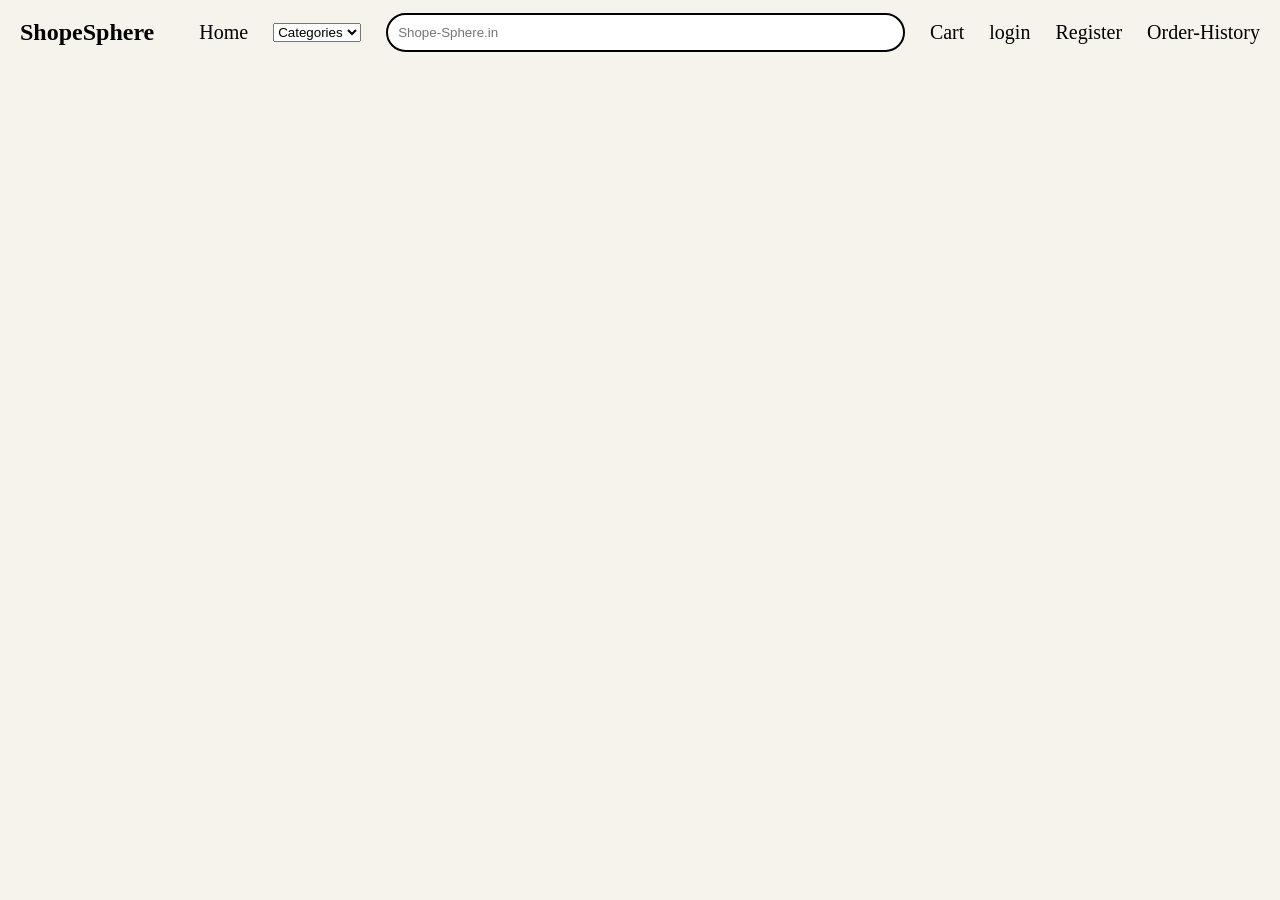
<file: index.html>
<!DOCTYPE html>
<html lang="en">
<head>
    <meta charset="UTF-8">
    <meta name="viewport" content="width=device-width, initial-scale=1.0">
    <title>ShopeSphere</title>
    <link rel="stylesheet" href="style.css">
</head>
<body>
    <header>
        <nav id="bar">
            <h1>ShopeSphere</h1>
            <a href='index.html' class="bari">Home</a>
            <select id="categories"> 
                <option value="all">Categories</option>
                <option value="Electronics">Electronics</option>
                <option value="clothes">clothes</option>
            </select>
            
            <input id="searchbar" type="text"  placeholder="Shope-Sphere.in">
            <a href="cart.html" class="bari">Cart</a>
            <a href="login.html" class="bari">login</a>
            <a href="register.html" class="bari">Register</a>
            <a href="order_history.html" class="bari">Order-History</a>
                
            </nav>
    </header>
    <main>
        <div id="main">
           
            
                <div id="product-container">
                    

                </div>
                <section id="cart">
                     
                </section>
            
        </div>
    </main>
    <footer>

    </footer>
    <script src="script.js"></script>
</body>
</html>
</file>
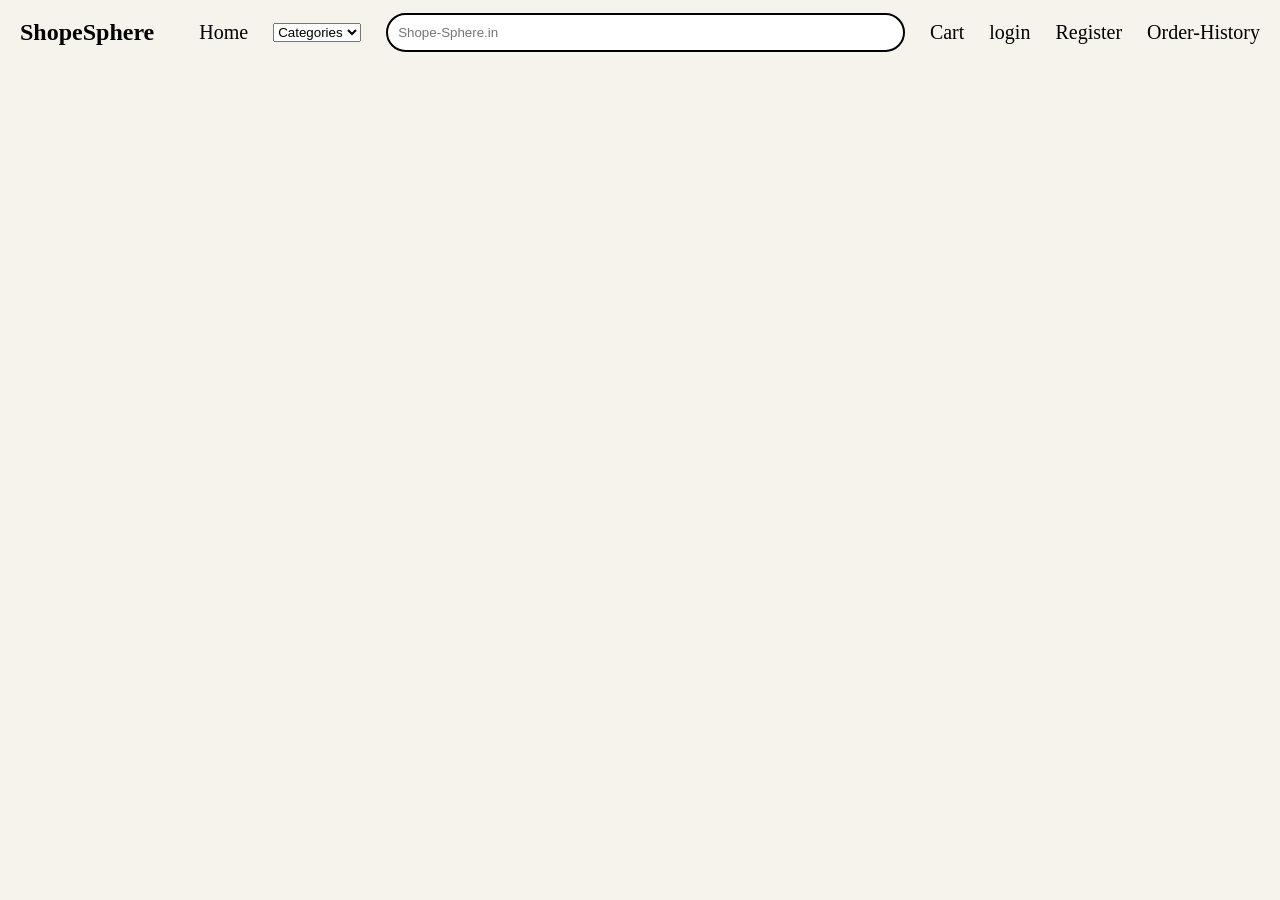
<file: frontend/index.html>
<!DOCTYPE html>
<html lang="en">
<head>
    <meta charset="UTF-8">
    <meta name="viewport" content="width=device-width, initial-scale=1.0">
    <title>ShopeSphere</title>
    <link rel="stylesheet" href="style.css">
</head>
<body>
    <header>
        <nav id="bar">
            <h1>ShopeSphere</h1>
            <a href='index.html' class="bari">Home</a>
            <select id="categories"> 
                <option value="all">Categories</option>
                <option value="Electronics">Electronics</option>
                <option value="clothes">clothes</option>
            </select>
            
            <input id="searchbar" type="text"  placeholder="Shope-Sphere.in">
            <a href="cart.html" class="bari">Cart</a>
            <a href="login.html" class="bari">login</a>
            <a href="register.html" class="bari">Register</a>
            <a href="order_history.html" class="bari">Order-History</a>
                
            </nav>
    </header>
    <main>
        <div id="main">
           
            
                <div id="product-container">
                    

                </div>
                <section id="cart">
                     
                </section>
            
        </div>
    </main>
    <footer>

    </footer>
    <script src="config.js"></script>
    <script src="script.js"></script>
</body>
</html>
</file>
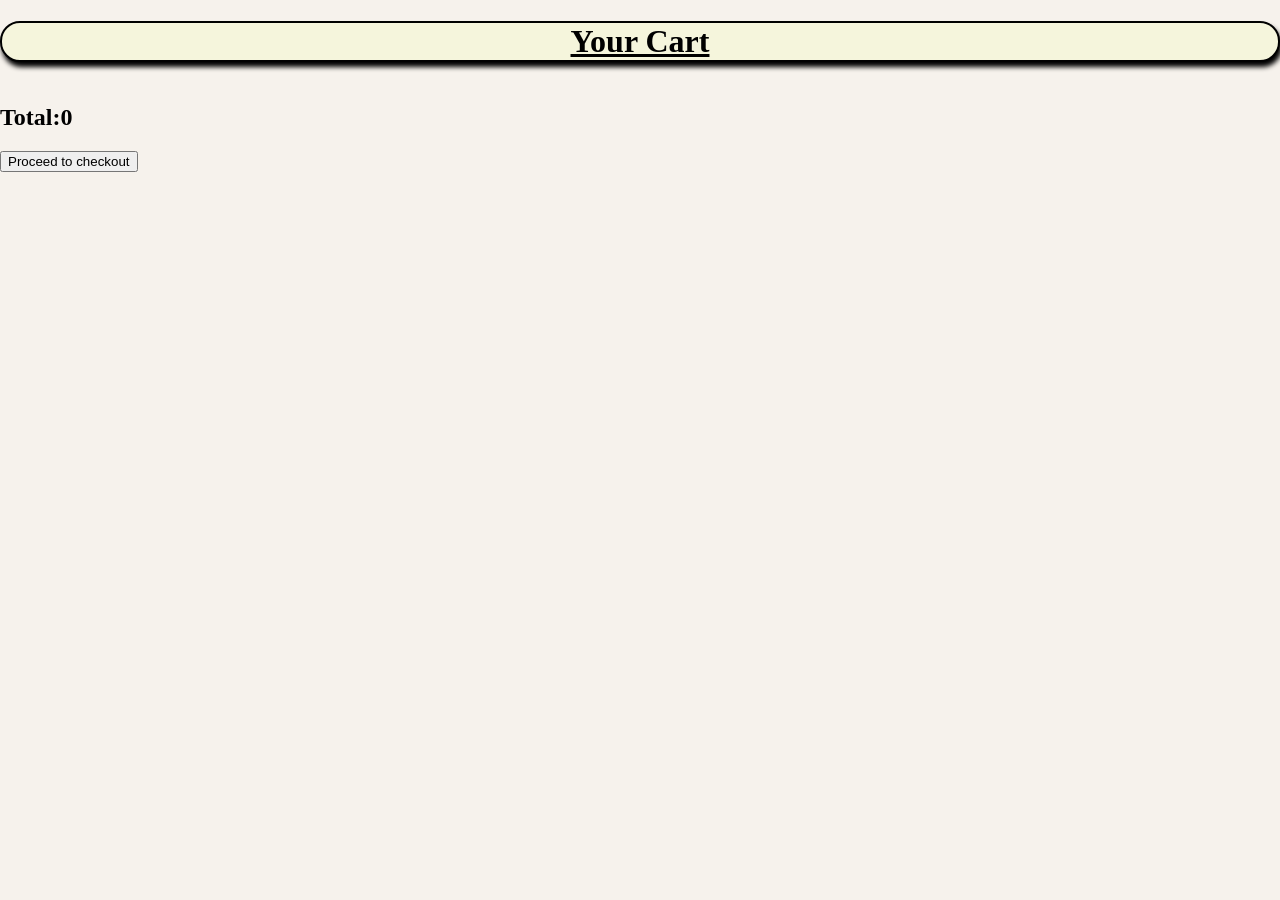
<file: cart.html>
<!DOCTYPE html>
<html lang="en">
<head>
    <meta charset="UTF-8">
    <meta name="viewport" content="width=device-width, initial-scale=1.0">
    <title>Document</title>
    <link rel="stylesheet" href="style.css">
</head>
<body>
    <main>
        <h1 id="YourCart">Your Cart</h1>
        <div id="product-container"></div>
        <div id="total"></div>
        <div id="Proceed"></div>
    </main>
</body>
<script>
    const savedcart=localStorage.getItem("cart");
    const cart = JSON.parse(savedcart) || [];
    console.log(cart);
    let total=0;
    const totalprice=document.createElement("h2");
    const container=document.getElementById("product-container");
    for(const [index,item] of cart.entries()){
        const product=item.product;
        const card=document.createElement("div");
        card.className ="product-card";
        // add the remove button logic here 
        
        
        
        card.innerHTML=`
        <img src="${product.image}">
        <h2>${product.name}</h2>
        <p>Rating:${product.rating}</p>
        <p>Price:${product.price}</p>
        <p class="quantity">Quantity:${item.quantity}</p>
        <button class="increase">+</button> 
        <button class="decrease">-</button>
        <button class="remove">Remove</button>`;
        const increment=card.querySelector('.increase');
        const quantitytext=card.querySelector('.quantity');
        increment.addEventListener('click',function(){
            item.quantity++;
            total+=product.price;
            totalprice.textContent=`Total:${total}`;
            quantitytext.textContent=`Quantity:${item.quantity}`;
            localStorage.setItem("cart", JSON.stringify(cart));
            
            
        });
            const removebutton = card.querySelector('.remove');
        removebutton.addEventListener('click', function(){

            const currentIndex = cart.indexOf(item);

            cart.splice(currentIndex, 1);

            card.remove();

            total -= item.quantity * product.price;

            localStorage.setItem('cart', JSON.stringify(cart));

            if(cart.length === 0){

                const finalresult = document.createElement("p");
                finalresult.className="finalres";
                finalresult.textContent = "The Cart Is Empty. Shop More";

                container.appendChild(finalresult);

                totalprice.remove();
                proceedbutton.remove();

            }
            else{

                totalprice.textContent = `TotalPrice: ${total}`;
                }

            });
        
        const decrement=card.querySelector('.decrease');
        decrement.addEventListener("click", function(){
            
            if(item.quantity == 1){
                
                const currentIndex = cart.indexOf(item);
                
                cart.splice(currentIndex, 1);
                
                card.remove();
                total-=item.product.price;
                totalprice.textContent=`Total:${total}`;
                localStorage.setItem("cart", JSON.stringify(cart));
                console.log(localStorage.getItem("cart"))
            }
            else{
                item.quantity--;
                
                quantitytext.textContent = `Quantity:${item.quantity}`;
                total-=item.product.price;
                totalprice.textContent=`Total:${total}`;
                localStorage.setItem("cart", JSON.stringify(cart));
            }
            
            // console.log(total);
        });
        
        
        container.appendChild(card);
        total += product.price * item.quantity;
    }
    totalprice.textContent=`Total:${total}`;
    const selecttotal=document.getElementById("total");
    selecttotal.appendChild(totalprice);
    // Create the checkout button
    const Proceed=document.getElementById("Proceed")
    const proceedbutton=document.createElement('button');
    proceedbutton.textContent="Proceed to checkout";
    Proceed.appendChild(proceedbutton);
    proceedbutton.addEventListener("click",function(){
        const cart=JSON.parse(localStorage.getItem("cart"))||[];
            if (cart.length==0){
                alert("your cart is empty!");
                return;
            }
        window.location.href="checkout.html";
    });
        
    
        
    

</script>
</html>
</file>
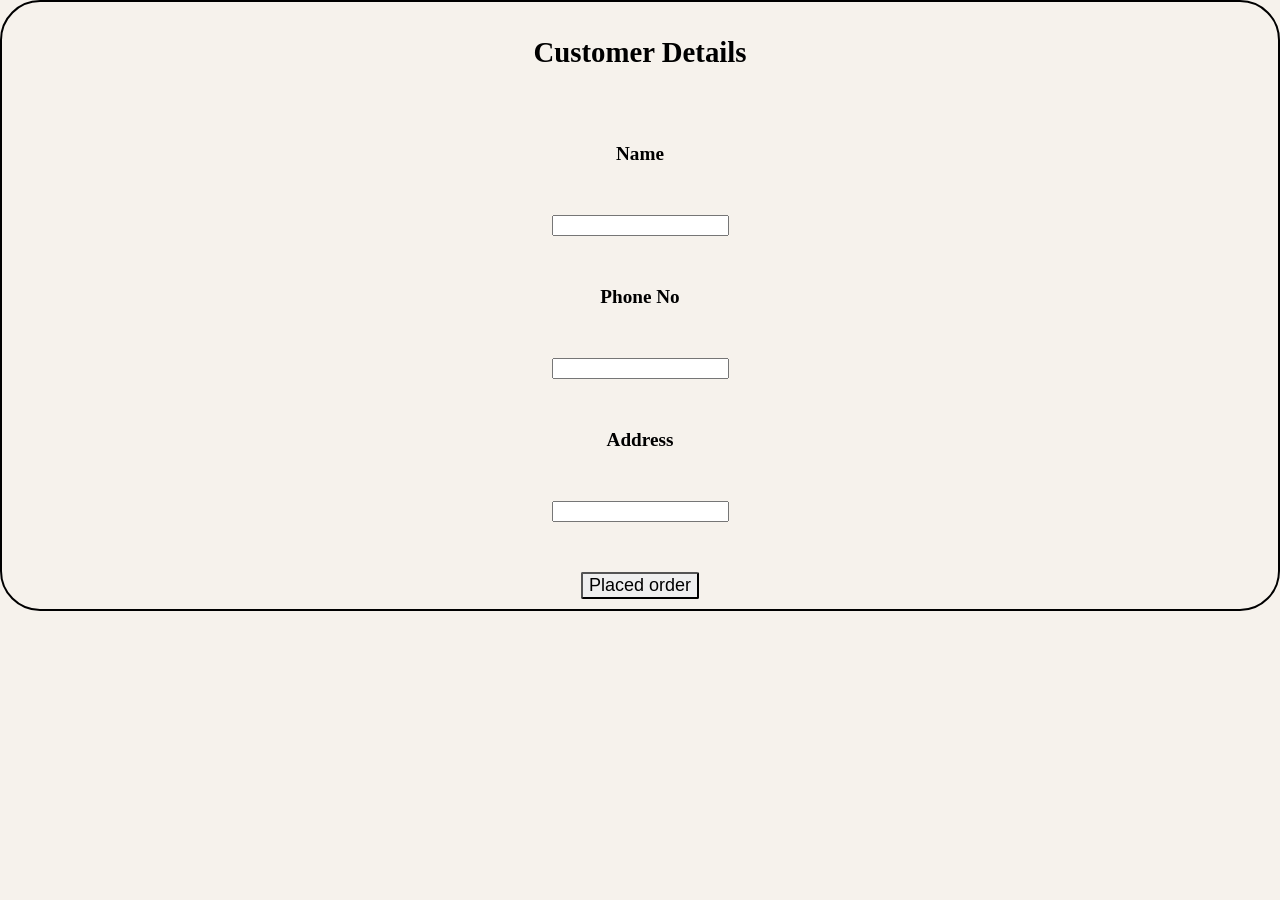
<file: checkout.html>
<!DOCTYPE html>
<html lang="en">
<head>
    <meta charset="UTF-8">
    <meta name="viewport" content="width=device-width, initial-scale=1.0">
    <title>Document</title>
    <link rel="stylesheet" href="style.css">
</head>
<body>
    <main>
        <div id="checkout">
            <h2>Customer Details</h2>
            <label>Name</label>
            <input type="text" id="name">
            <label>Phone No</label>
            <input type="number" id="No">
            <label>Address</label>
            <input type="text" id="Address">
            <button id="orderplaced">Placed order</button>
        </div>
    </main>
    <script>
        const placedorder=document.getElementById("orderplaced");
        placedorder.addEventListener('click', function(){
            const name=document.getElementById("name").value;
            const phoneno=document.getElementById("No").value;
            const Address=document.getElementById("Address").value;
            const cart=JSON.parse(localStorage.getItem("cart"))||[];
            if (cart.length==0){
                alert("your cart is empty!");
                return;
            }
            const items=cart.map(function(item){
                return {
                    product_id:item.product.id,
                    quantity:item.quantity
                };
            });
            if(name===""||phoneno===""||Address===""){
                alert("Fill the value first");
                return ;
            }
            console.log("all value filled");
            const orderId = "SS-" + Math.floor(100000 + Math.random() * 900000);
            const orderData = {
                order_id: orderId,
                customer_name: name,
                phone: phoneno,
                address: Address,
                items: items
            };
            localStorage.setItem("orderId", orderId);
            
        fetch("http://127.0.0.1:8000/orders", {
            method: "POST",
            headers: {
                "Content-Type": "application/json"
            },
            body: JSON.stringify(orderData)
        }).then(function(response){
            if(!response.ok){
                throw new Error("order placement failed");
                
            }
            return response.json();
        }).then(function(data){
            localStorage.setItem("order_id",data.order_id);
            localStorage.removeItem("cart");
            window.location.href="orderplaced.html";
        }).catch(function(error){
            console.error("order error",error);
            alert("Unable to placed order, Please Try Again!");
        })

        });
    </script>
</body>
</html>
</file>
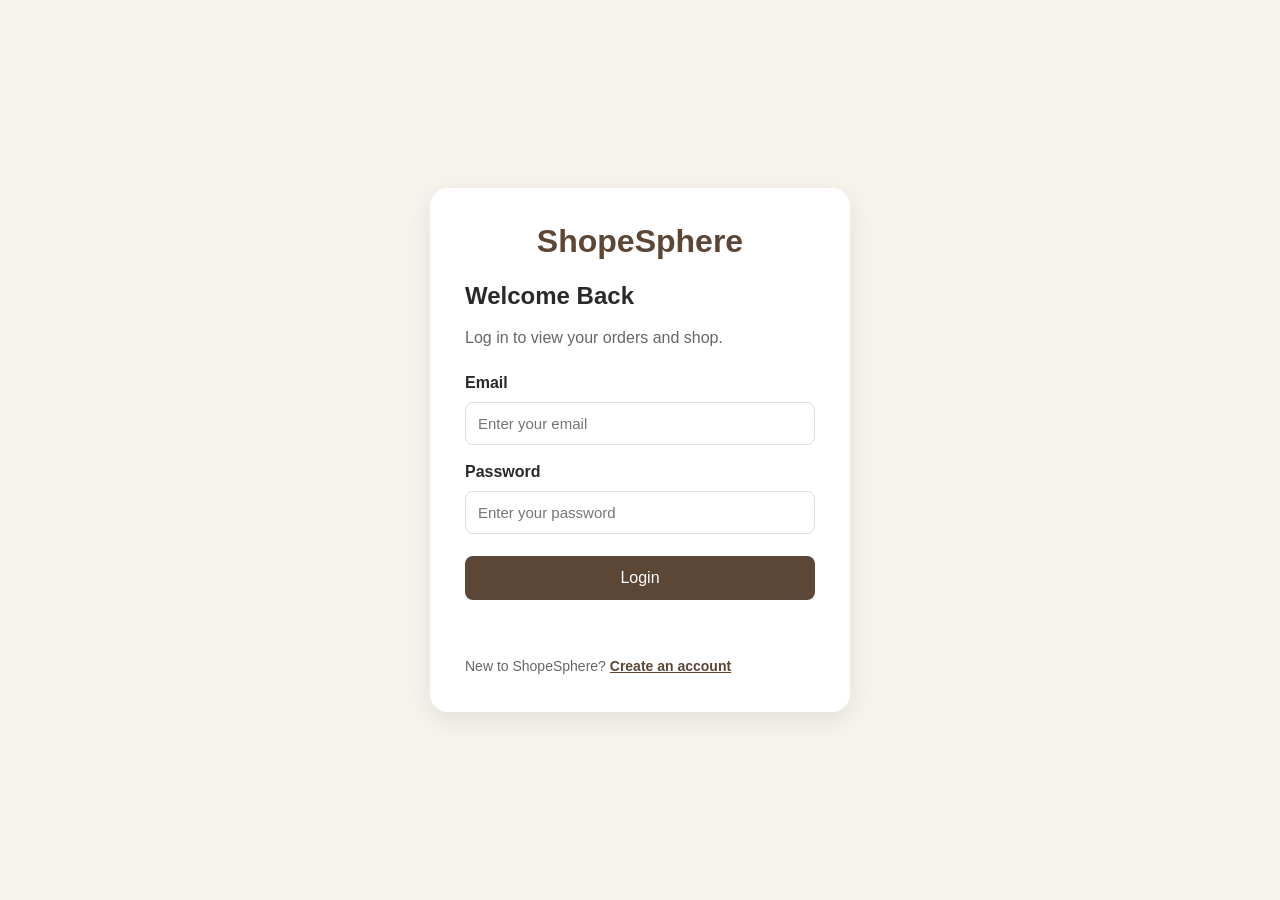
<file: login.html>
<!DOCTYPE html>
<html lang="en">
<head>
    <meta charset="UTF-8">
    <meta name="viewport" content="width=device-width, initial-scale=1.0">
    <title>Login | ShopeSphere</title>
    <link rel="stylesheet" href="login.css">
</head>
<body>
    <div class="login-container">
        <h1>ShopeSphere</h1>
        <h2>Welcome Back</h2>
        <p>Log in to view your orders and shop.</p>

        <form id="login-form">
            <label for="email">Email</label>
            <input
                type="email"
                id="email"
                required
                placeholder="Enter your email"
            >

            <label for="password">Password</label>
            <input
                type="password"
                id="password"
                required
                placeholder="Enter your password"
            >

            <button type="submit">Login</button>
            <p id="message" role="status"></p>
        </form>

        <p>New to ShopeSphere? <a href="register.html">Create an account</a></p>
    </div>

    <script src="login.js"></script>
</body>
</html>
</file>
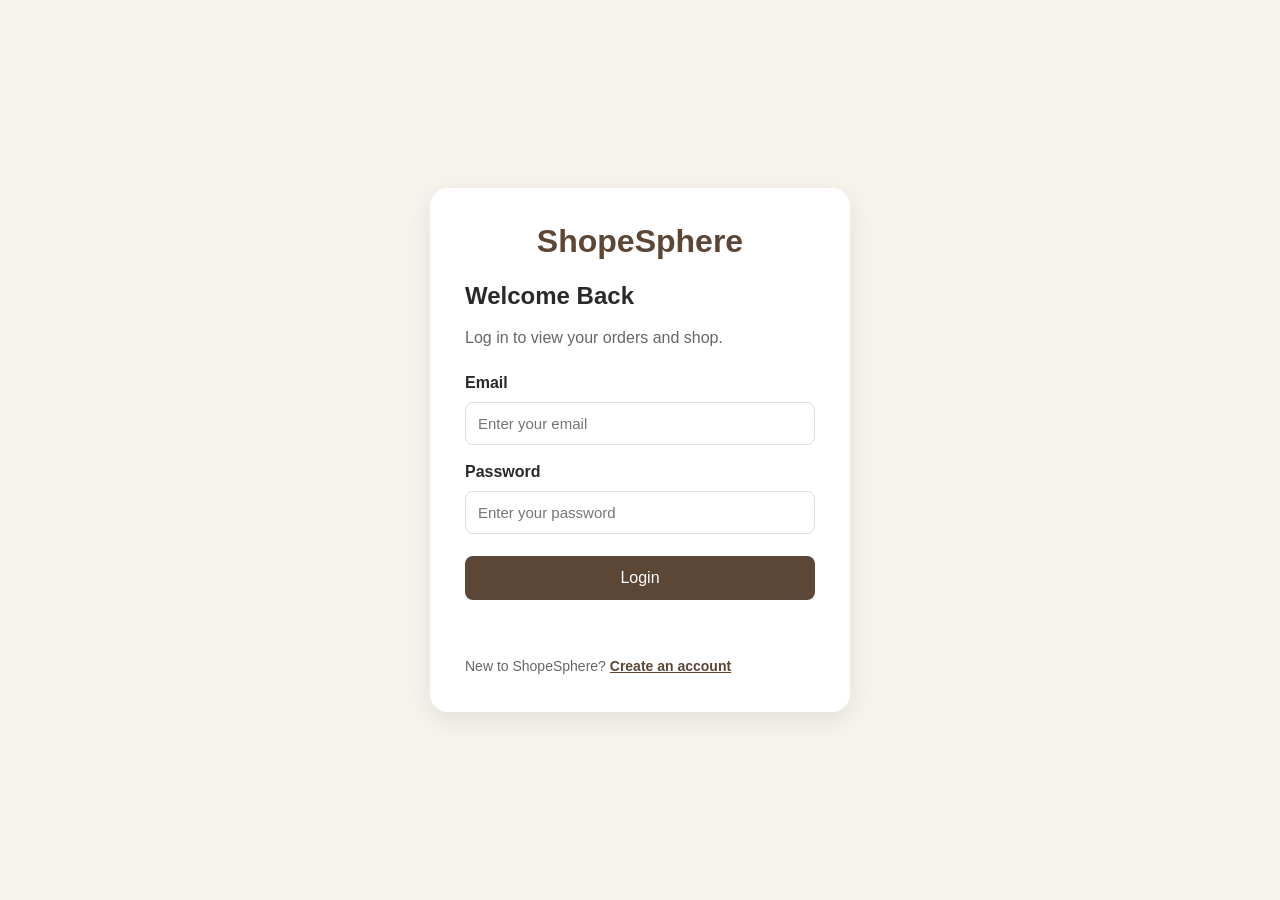
<file: order_history.html>
<!DOCTYPE html>
<html lang="en">
<head>
    <meta charset="UTF-8">
    <meta name="viewport" content="width=device-width, initial-scale=1.0">
    <title>My Orders | ShopeSphere</title>
    <link rel="stylesheet" href="order_history.css">
</head>
<body>
    <nav class="navbar">
        <h2>ShopeSphere</h2>
        <div>
            <a href="index.html">Continue Shopping</a>
            <button id="logout_btn">Logout</button>
        </div>
    </nav>

    <main class="container">
        <h1>My Orders</h1>
        <p class="subtitle">Track your purchases and view previous orders.</p>

        <div id="message">Loading your orders...</div>
        <div id="orders-container"></div>
    </main>

    <script src="order_history.js"></script>
</body>
</html>
</file>
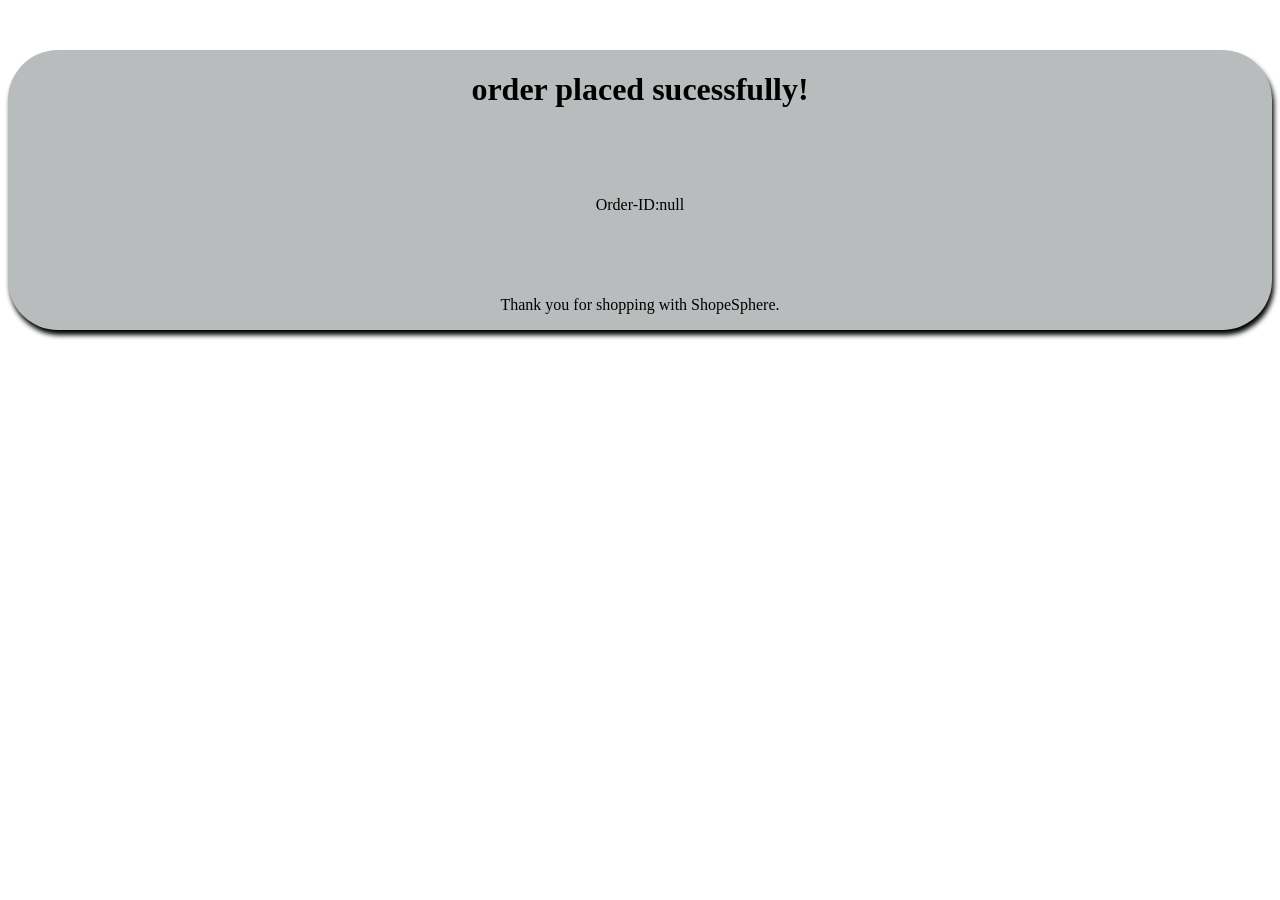
<file: orderplaced.html>
<!DOCTYPE html>
<html lang="en">
<head>
    <meta charset="UTF-8">
    <meta name="viewport" content="width=device-width, initial-scale=1.0">
    <title>Document</title>
    

    
</head>
<body>
    <div >
        <h1>order placed sucessfully!</h1>
        <p id="orderid"></p>
        <p>Thank you for shopping with ShopeSphere.</p>
    </div>
    <style>
        div {
            background-color: rgb(184, 188, 188);
            text-align: center;
            flex-direction: column;
            margin-top: 50px;
            display: flex;
            gap:50px;
            align-items: center;
            border-radius: 50px;
            box-shadow: 2px 5px 5px;
        }
    </style>
    <script>
        document.getElementById('orderid').textContent=`Order-ID:${localStorage.getItem("orderId")}`;
        
    </script>
</body>
</html>
</file>
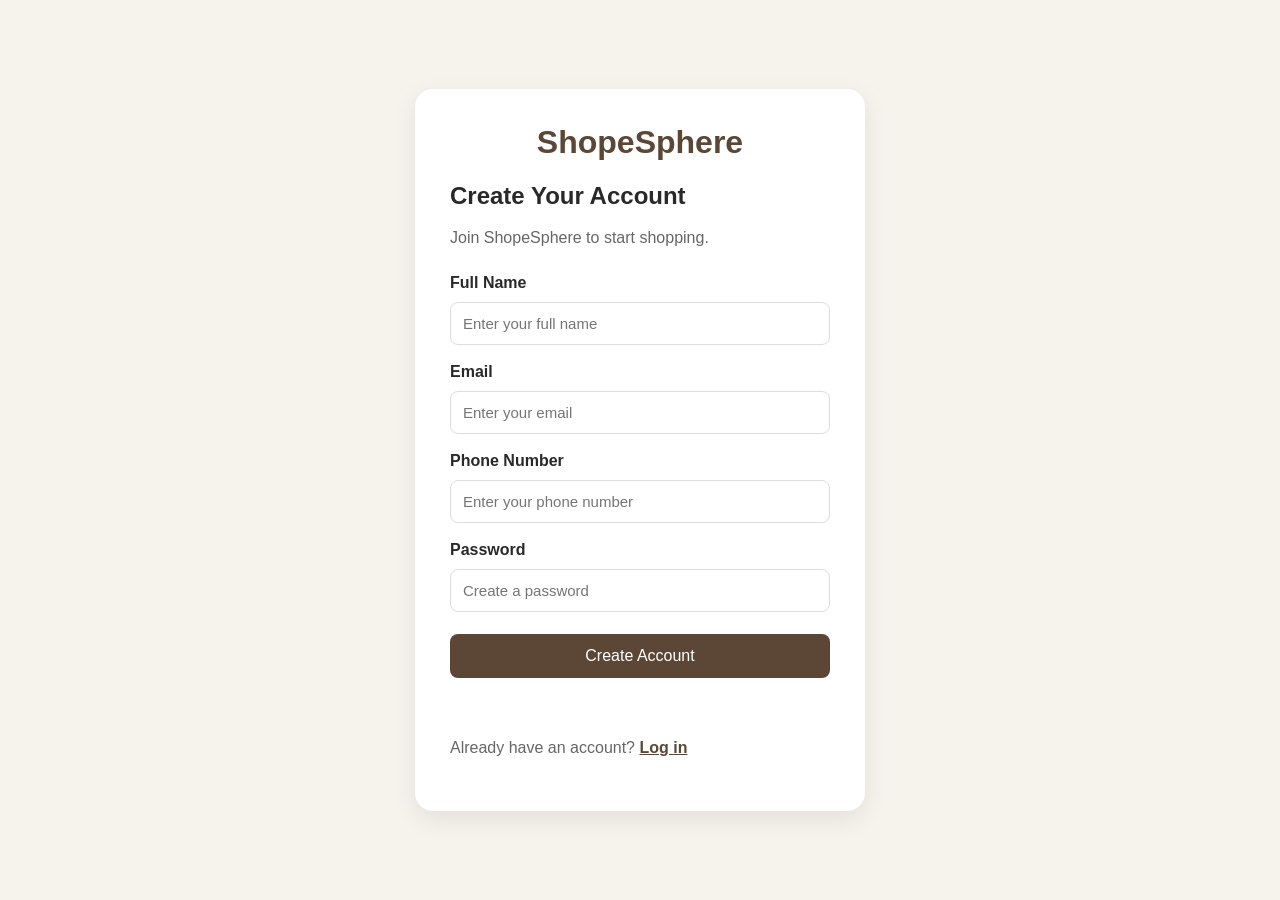
<file: register.html>
<!DOCTYPE html>
<html lang="en">
<head>
    <meta charset="UTF-8">
    <meta name="viewport" content="width=device-width, initial-scale=1.0">
    <title>Create Account | ShopeSphere</title>
    <link rel="stylesheet" href="register.css">
</head>
<body>
    <div class="register-container">
        <h1>ShopeSphere</h1>
        <h2>Create Your Account</h2>
        <p>Join ShopeSphere to start shopping.</p>

        <form id="register-form">
            <label for="name">Full Name</label>
            <input
                type="text"
                id="name"
                required
                minlength="2"
                maxlength="100"
                placeholder="Enter your full name"
            >

            <label for="email">Email</label>
            <input
                type="email"
                id="email"
                required
                placeholder="Enter your email"
            >

            <label for="phone_no">Phone Number</label>
            <input
                type="tel"
                id="phone_no"
                required
                placeholder="Enter your phone number"
            >

            <label for="password">Password</label>
            <input
                type="password"
                id="password"
                required
                minlength="8"
                placeholder="Create a password"
            >

            <button type="submit">Create Account</button>
            <p id="message" role="status"></p>
        </form>

        <p>Already have an account? <a href="login.html">Log in</a></p>
    </div>

    <script src="register.js"></script>
</body>
</html>
</file>
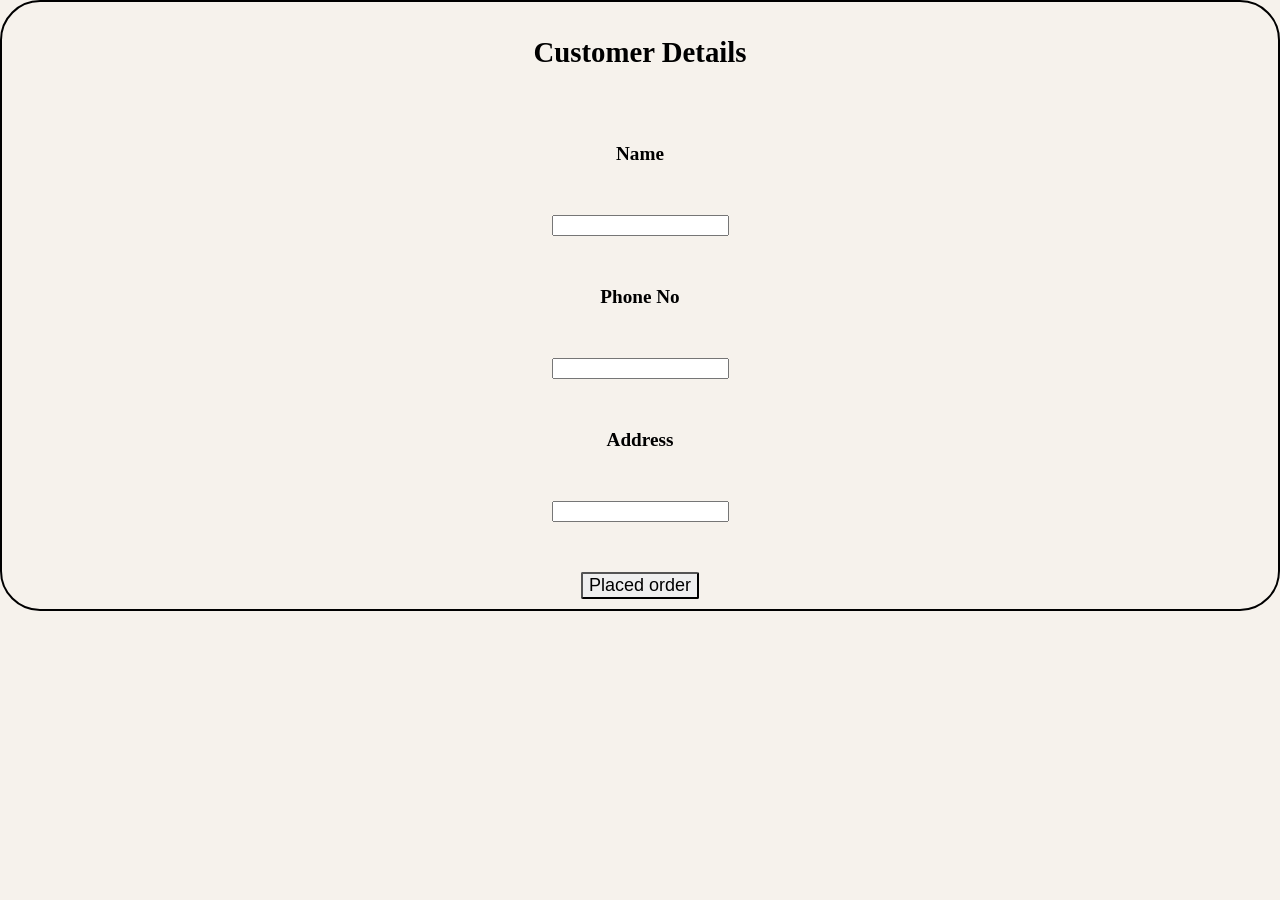
<file: frontend/checkout.html>
<!DOCTYPE html>
<html lang="en">
<head>
    <meta charset="UTF-8">
    <meta name="viewport" content="width=device-width, initial-scale=1.0">
    <title>Document</title>
    <link rel="stylesheet" href="style.css">
</head>
<body>
    <main>
        <div id="checkout">
            <h2>Customer Details</h2>
            <label>Name</label>
            <input type="text" id="name">
            <label>Phone No</label>
            <input type="number" id="No">
            <label>Address</label>
            <input type="text" id="Address">
            <button id="orderplaced">Placed order</button>
        </div>
    </main>
    <script src="config.js"></script>
    <script>
        const placedorder=document.getElementById("orderplaced");
        placedorder.addEventListener('click', function(){
            const name=document.getElementById("name").value;
            const phoneno=document.getElementById("No").value;
            const Address=document.getElementById("Address").value;
            const cart=JSON.parse(localStorage.getItem("cart"))||[];
            if (cart.length==0){
                alert("your cart is empty!");
                return;
            }
            const items=cart.map(function(item){
                return {
                    product_id:item.product.id,
                    quantity:item.quantity
                };
            });
            if(name===""||phoneno===""||Address===""){
                alert("Fill the value first");
                return ;
            }
            console.log("all value filled");
            const orderId = "SS-" + Math.floor(100000 + Math.random() * 900000);
            const orderData = {
                order_id: orderId,
                customer_name: name,
                phone: phoneno,
                address: Address,
                items: items
            };
            localStorage.setItem("orderId", orderId);
            
        fetch(`${API_BASE_URL}/orders`, {
            method: "POST",
            headers: {
                "Content-Type": "application/json"
            },
            body: JSON.stringify(orderData)
        }).then(function(response){
            if(!response.ok){
                throw new Error("order placement failed");
                
            }
            return response.json();
        }).then(function(data){
            localStorage.setItem("order_id",data.order_id);
            localStorage.removeItem("cart");
            window.location.href="orderplaced.html";
        }).catch(function(error){
            console.error("order error",error);
            alert("Unable to placed order, Please Try Again!");
        })

        });
    </script>
</body>
</html>
</file>
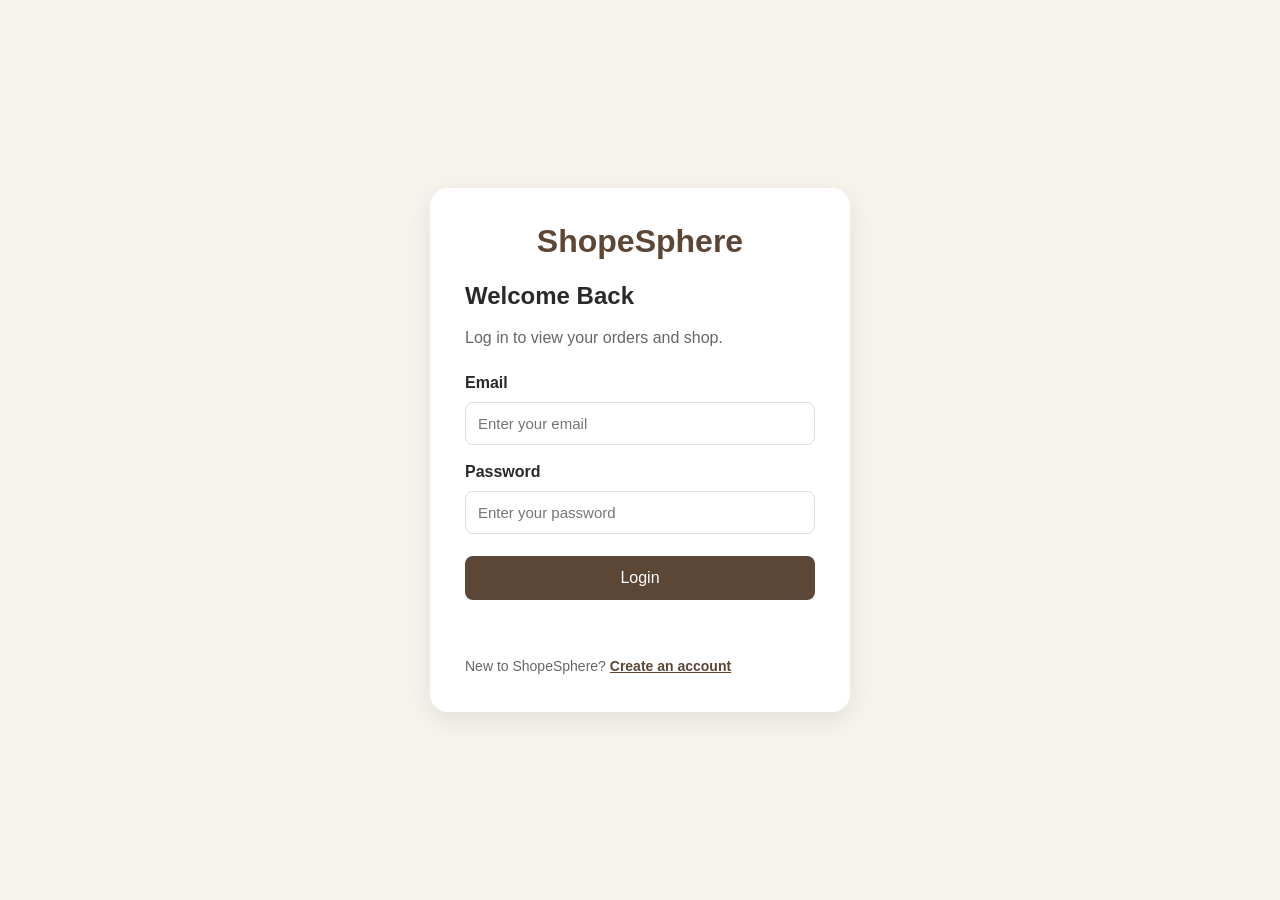
<file: frontend/login.html>
<!DOCTYPE html>
<html lang="en">
<head>
    <meta charset="UTF-8">
    <meta name="viewport" content="width=device-width, initial-scale=1.0">
    <title>Login | ShopeSphere</title>
    <link rel="stylesheet" href="login.css">
</head>
<body>
    <div class="login-container">
        <h1>ShopeSphere</h1>
        <h2>Welcome Back</h2>
        <p>Log in to view your orders and shop.</p>

        <form id="login-form">
            <label for="email">Email</label>
            <input
                type="email"
                id="email"
                required
                placeholder="Enter your email"
            >

            <label for="password">Password</label>
            <input
                type="password"
                id="password"
                required
                placeholder="Enter your password"
            >

            <button type="submit">Login</button>
            <p id="message" role="status"></p>
        </form>

        <p>New to ShopeSphere? <a href="register.html">Create an account</a></p>
    </div>
    <script src="config.js"></script>
    <script src="login.js"></script>
</body>
</html>
</file>
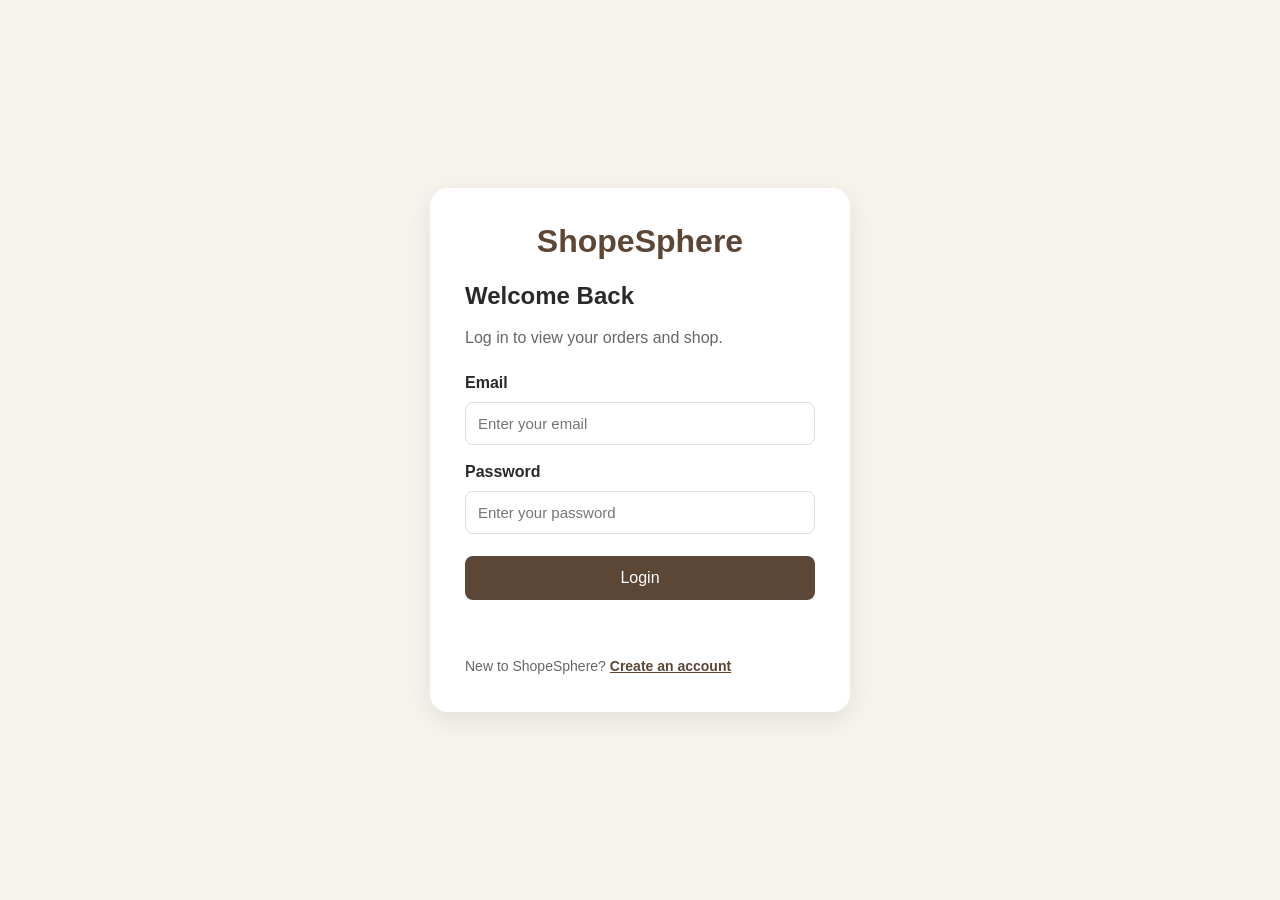
<file: frontend/order_history.html>
<!DOCTYPE html>
<html lang="en">
<head>
    <meta charset="UTF-8">
    <meta name="viewport" content="width=device-width, initial-scale=1.0">
    <title>My Orders | ShopeSphere</title>
    <link rel="stylesheet" href="order_history.css">
</head>
<body>
    <nav class="navbar">
        <h2>ShopeSphere</h2>
        <div>
            <a href="index.html">Continue Shopping</a>
            <button id="logout_btn">Logout</button>
        </div>
    </nav>

    <main class="container">
        <h1>My Orders</h1>
        <p class="subtitle">Track your purchases and view previous orders.</p>

        <div id="message">Loading your orders...</div>
        <div id="orders-container"></div>
    </main>
    <script src="config.js"></script>
    <script src="order_history.js"></script>
</body>
</html>
</file>
<file: style.css>
body{
    margin: 0px;
    background-color: rgb(246, 242, 236);
}

#bar{
    display:flex;
    gap:25px;
    align-items: center;
    min-height: 45px;
    padding: 10px 20px;
    
    }
.bari{
    text-decoration: none;
    font-size: 20px;
    color: black;
    
}
.bari:hover{
    background-color: rgb(182, 180, 179);
    border-radius: 7px;
}
#bar h1{
    margin: 0px;
    margin-right: 20px;
}
#searchbar{
    border: 2px solid black;
    flex: 1;
    border-radius: 20px; 
    padding: 10px; }
#product-container{
    display: grid;
    grid-template-columns:1fr 1fr 1fr 1fr;
    gap:20px;
}
.product-card{
    display:flex;
    flex-direction: column;
    align-items: center;
    margin-top:5px;
    border: 1px solid black;
    border-radius: 20px;
    text-align: center;
    box-shadow:5px 5px 10px;
    padding: 7px;
}
.product-card img{
    width:50%;
    height:200px;
    object-fit: contain;
}
.product-card button{
    padding: 10px 20px;
    border: none;
    border-radius: 8px;
    cursor: pointer;
}
.product-card button:hover{
    background-color: rgb(115, 119, 119);
}
#YourCart{
    text-align: center;
    text-decoration: underline;
    border: 2px solid black;
    border-radius:20px ;
    background-color: beige;
    box-shadow: 2px 5px 5px;
    

    
}
.finalres{
    text-align: center;
    font-size: larger;
    
}
/* checkout.html */
#checkout{
    display: flex;
    flex-direction: column;
    text-align: center;
    align-items: center;
    gap:50px;
    border:2px solid black;
    font-size: larger;
    font-weight: bold;
    padding:10px;
    border-radius: 40px;
}
#checkout button{
    border-radius: 2px;
    font-size: large;
}
</file>
<file: frontend/style.css>
body{
    margin: 0px;
    background-color: rgb(246, 242, 236);
}

#bar{
    display:flex;
    gap:25px;
    align-items: center;
    min-height: 45px;
    padding: 10px 20px;
    
    }
.bari{
    text-decoration: none;
    font-size: 20px;
    color: black;
    
}
.bari:hover{
    background-color: rgb(182, 180, 179);
    border-radius: 7px;
}
#bar h1{
    margin: 0px;
    margin-right: 20px;
}
#searchbar{
    border: 2px solid black;
    flex: 1;
    border-radius: 20px; 
    padding: 10px; }
#product-container{
    display: grid;
    grid-template-columns:1fr 1fr 1fr 1fr;
    gap:20px;
}
.product-card{
    display:flex;
    flex-direction: column;
    align-items: center;
    margin-top:5px;
    border: 1px solid black;
    border-radius: 20px;
    text-align: center;
    box-shadow:5px 5px 10px;
    padding: 7px;
}
.product-card img{
    width:50%;
    height:200px;
    object-fit: contain;
}
.product-card button{
    padding: 10px 20px;
    border: none;
    border-radius: 8px;
    cursor: pointer;
}
.product-card button:hover{
    background-color: rgb(115, 119, 119);
}
#YourCart{
    text-align: center;
    text-decoration: underline;
    border: 2px solid black;
    border-radius:20px ;
    background-color: beige;
    box-shadow: 2px 5px 5px;
    

    
}
.finalres{
    text-align: center;
    font-size: larger;
    
}
/* checkout.html */
#checkout{
    display: flex;
    flex-direction: column;
    text-align: center;
    align-items: center;
    gap:50px;
    border:2px solid black;
    font-size: larger;
    font-weight: bold;
    padding:10px;
    border-radius: 40px;
}
#checkout button{
    border-radius: 2px;
    font-size: large;
}
</file>
<file: login.css>
* {
    box-sizing: border-box;
}

body {
    margin: 0;
    min-height: 100vh;
    display: flex;
    justify-content: center;
    align-items: center;
    font-family: Arial, sans-serif;
    background: #f6f2ec;
    color: #292929;
}

.login-container {
    width: 90%;
    max-width: 420px;
    padding: 35px;
    background: white;
    border-radius: 18px;
    box-shadow: 0 8px 25px rgba(0, 0, 0, 0.08);
}

.login-container h1 {
    text-align: center;
    margin-top: 0;
    color: #5c4635;
}

.login-container h2 {
    margin-bottom: 8px;
}

.login-container p {
    color: #666;
    line-height: 1.5;
}

#login-form {
    display: flex;
    flex-direction: column;
    gap: 10px;
}

#login-form label {
    font-weight: bold;
    margin-top: 8px;
}

#login-form input {
    padding: 12px;
    border: 1px solid #ddd;
    border-radius: 8px;
    font-size: 15px;
}

#login-form input:focus {
    outline: 2px solid #b7a18a;
    border-color: transparent;
}

#login-form button {
    margin-top: 12px;
    padding: 13px;
    border: none;
    border-radius: 8px;
    background: #5c4635;
    color: white;
    font-size: 16px;
    cursor: pointer;
}

#login-form button:hover {
    background: #463426;
}

#message {
    overflow-wrap: anywhere;
}

.login-container > p:last-child {
    margin-bottom: 0;
    font-size: 14px;
}

.login-container a {
    color: #5c4635;
    font-weight: bold;
}
</file>
<file: order_history.css>
* {
    box-sizing: border-box;
}

body {
    margin: 0;
    font-family: Arial, sans-serif;
    background: #f6f2ec;
    color: #292929;
}

.navbar {
    display: flex;
    justify-content: space-between;
    align-items: center;
    padding: 16px 5%;
    background: white;
    box-shadow: 0 2px 8px #00000010;
}

.navbar a {
    color: #292929;
    text-decoration: none;
    font-weight: bold;
}

.container {
    width: min(1000px, 92%);
    margin: 35px auto;
}

.subtitle {
    color: #666;
    margin-bottom: 25px;
}

#message {
    margin: 20px 0;
}

.order-card {
    background: white;
    padding: 22px;
    margin-bottom: 20px;
    border-radius: 14px;
    box-shadow: 0 3px 12px #0000000d;
}

.order-header {
    display: flex;
    justify-content: space-between;
    flex-wrap: wrap;
    gap: 12px;
    border-bottom: 1px solid #eee;
    padding-bottom: 15px;
}

.order-items {
    padding: 12px 0;
}

.order-item {
    display: flex;
    justify-content: space-between;
    gap: 12px;
    padding: 10px 0;
    border-bottom: 1px solid #f0f0f0;
}

.order-total {
    text-align: right;
    font-size: 18px;
    font-weight: bold;
    margin-top: 15px;
}

.status {
    display: inline-block;
    background: #e7f4e8;
    color: #26753a;
    padding: 6px 12px;
    border-radius: 20px;
    font-size: 13px;
}

@media (max-width: 600px) {
    .order-item {
        flex-direction: column;
    }
}
</file>
<file: register.css>
* {
    box-sizing: border-box;
}

body {
    margin: 0;
    min-height: 100vh;
    display: flex;
    justify-content: center;
    align-items: center;
    padding: 25px 0;
    font-family: Arial, sans-serif;
    background: #f6f2ec;
    color: #292929;
}

.register-container {
    width: 90%;
    max-width: 450px;
    padding: 35px;
    background: white;
    border-radius: 18px;
    box-shadow: 0 8px 25px rgba(0, 0, 0, 0.08);
}

.register-container h1 {
    text-align: center;
    margin-top: 0;
    color: #5c4635;
}

.register-container h2 {
    margin-bottom: 8px;
}

.register-container p {
    color: #666;
    line-height: 1.5;
}

#register-form {
    display: flex;
    flex-direction: column;
    gap: 10px;
}

#register-form label {
    font-weight: bold;
    margin-top: 8px;
}

#register-form input {
    width: 100%;
    padding: 12px;
    border: 1px solid #ddd;
    border-radius: 8px;
    font-size: 15px;
}

#register-form input:focus {
    outline: 2px solid #b7a18a;
    border-color: transparent;
}

#register-form button {
    margin-top: 12px;
    padding: 13px;
    border: none;
    border-radius: 8px;
    background: #5c4635;
    color: white;
    font-size: 16px;
    cursor: pointer;
}

#register-form button:hover {
    background: #463426;
}

#message {
    overflow-wrap: anywhere;
}

.register-container a {
    color: #5c4635;
    font-weight: bold;
}
</file>
<file: frontend/login.css>
* {
    box-sizing: border-box;
}

body {
    margin: 0;
    min-height: 100vh;
    display: flex;
    justify-content: center;
    align-items: center;
    font-family: Arial, sans-serif;
    background: #f6f2ec;
    color: #292929;
}

.login-container {
    width: 90%;
    max-width: 420px;
    padding: 35px;
    background: white;
    border-radius: 18px;
    box-shadow: 0 8px 25px rgba(0, 0, 0, 0.08);
}

.login-container h1 {
    text-align: center;
    margin-top: 0;
    color: #5c4635;
}

.login-container h2 {
    margin-bottom: 8px;
}

.login-container p {
    color: #666;
    line-height: 1.5;
}

#login-form {
    display: flex;
    flex-direction: column;
    gap: 10px;
}

#login-form label {
    font-weight: bold;
    margin-top: 8px;
}

#login-form input {
    padding: 12px;
    border: 1px solid #ddd;
    border-radius: 8px;
    font-size: 15px;
}

#login-form input:focus {
    outline: 2px solid #b7a18a;
    border-color: transparent;
}

#login-form button {
    margin-top: 12px;
    padding: 13px;
    border: none;
    border-radius: 8px;
    background: #5c4635;
    color: white;
    font-size: 16px;
    cursor: pointer;
}

#login-form button:hover {
    background: #463426;
}

#message {
    overflow-wrap: anywhere;
}

.login-container > p:last-child {
    margin-bottom: 0;
    font-size: 14px;
}

.login-container a {
    color: #5c4635;
    font-weight: bold;
}
</file>
<file: frontend/order_history.css>
* {
    box-sizing: border-box;
}

body {
    margin: 0;
    font-family: Arial, sans-serif;
    background: #f6f2ec;
    color: #292929;
}

.navbar {
    display: flex;
    justify-content: space-between;
    align-items: center;
    padding: 16px 5%;
    background: white;
    box-shadow: 0 2px 8px #00000010;
}

.navbar a {
    color: #292929;
    text-decoration: none;
    font-weight: bold;
}

.container {
    width: min(1000px, 92%);
    margin: 35px auto;
}

.subtitle {
    color: #666;
    margin-bottom: 25px;
}

#message {
    margin: 20px 0;
}

.order-card {
    background: white;
    padding: 22px;
    margin-bottom: 20px;
    border-radius: 14px;
    box-shadow: 0 3px 12px #0000000d;
}

.order-header {
    display: flex;
    justify-content: space-between;
    flex-wrap: wrap;
    gap: 12px;
    border-bottom: 1px solid #eee;
    padding-bottom: 15px;
}

.order-items {
    padding: 12px 0;
}

.order-item {
    display: flex;
    justify-content: space-between;
    gap: 12px;
    padding: 10px 0;
    border-bottom: 1px solid #f0f0f0;
}

.order-total {
    text-align: right;
    font-size: 18px;
    font-weight: bold;
    margin-top: 15px;
}

.status {
    display: inline-block;
    background: #e7f4e8;
    color: #26753a;
    padding: 6px 12px;
    border-radius: 20px;
    font-size: 13px;
}

@media (max-width: 600px) {
    .order-item {
        flex-direction: column;
    }
}
</file>
